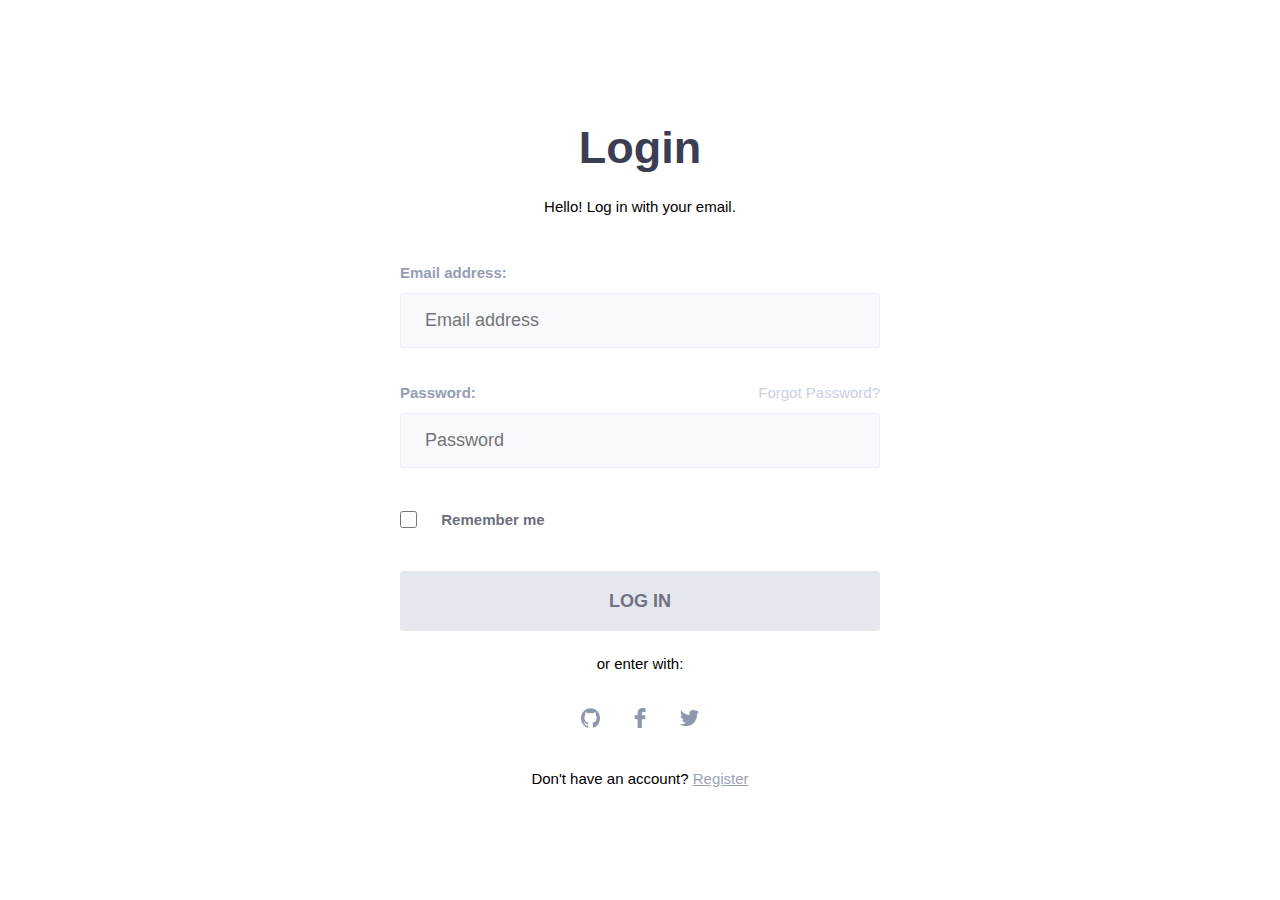
<file: Atividade 1/pages/Login/index.html>
<!DOCTYPE html>
<html>

  <head>
    <meta charset="UTF-8">
    <meta name="viewport" content="width=device-width, initial-scale=1.0">
    <title>Login</title>
    <link rel="stylesheet" type="text/css" href="style.css">
    <link rel="stylesheet" type="text/css" href="../../global.css">
  </head>

  <body>
    <div class="login">
      <div class="login-content">        
        <form onsubmit={event.preventDefault()}>
          
          <div class="form-header">
            <h1>Login</h1>
            <p>Hello! Log in with your email.</p>
          </div>

          <label class="form-label">Email address:</label>
          <input 
            type="email"
            placeholder="Email address"            
            onchange=""            
            required
          />

          <div class="form-label-password">
            <label>Password:</label>
            <a href="">Forgot Password?</a>
          </div>
          <input 
            type="password"
            placeholder="Password"            
            onchange=""
            required
          />

          <div class="checkbox">
            <input 
              type="checkbox"
              value="false"
              onchange=""
            />
            <label class="form-label">Remember me</label>
          </div>

          <button class="button" type="submit">LOG IN</button>

          <p>or enter with:</p>
          <div class="login-with">
            <a href="http://www.github.com">
              <img src="../../assets/github.png" alt="GitHub" />
            </a>
            <a href="http://www.facebook.com">
              <img src="../../assets/facebook.png" alt="GitHub" />
            </a>
            <a href="http://www.twitter.com">
              <img src="../../assets/twitter.png" alt="GitHub" />
            </a>            
          </div>

        </form>
        <div class="register">
          <p>
            Don't have an account? 
            <a href="">Register</a>
          </p>          
        </div>
      </div>
    </div>
  </body>

</html>
</file>
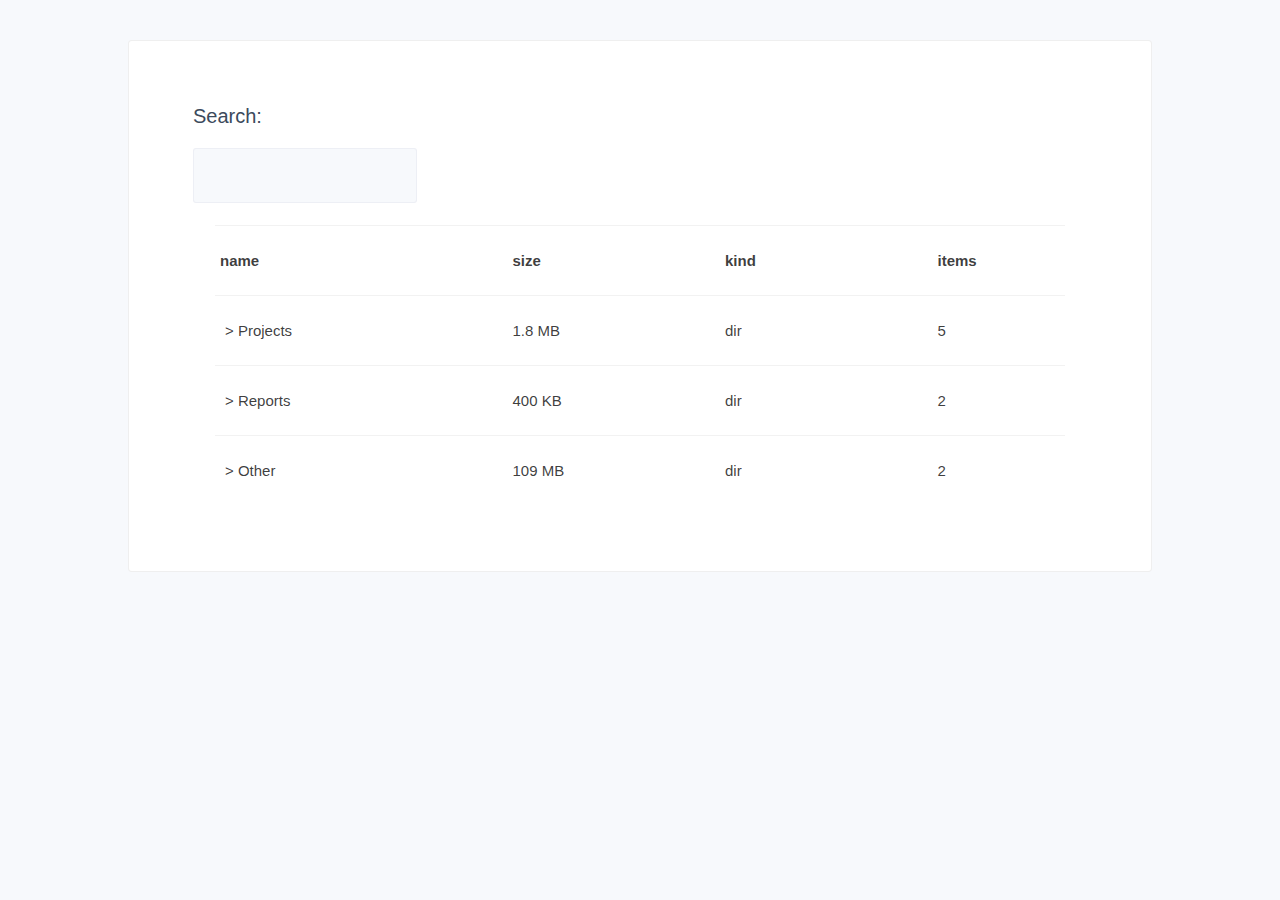
<file: Atividade 1/pages/Tabela/index.html>
<!DOCTYPE html>
<html>

  <head>
    <meta charset="UTF-8">
    <meta name="viewport" content="width=device-width, initial-scale=1.0">
    <title>Table</title>
    <link rel="stylesheet" type="text/css" href="style.css">
    <link rel="stylesheet" type="text/css" href="../../global.css">
  </head>

  <body>
    <div class="search">
      <div class="search-content">        
        <div class="search-text">
          <p>Search:</p>
          <input 
            type="text"
            placeholder=""            
            onchange=""          
          />
        </div>
        <table style="width:100%">
          <tr>
            <th>name</th>
            <th>size</th>
            <th>kind</th>
            <th>items</th>
          </tr>
          <tr>
            <td>> Projects</td>
            <td>1.8 MB</td>
            <td>dir</td>
            <td>5</td>
          </tr>
          <tr>
            <td>> Reports</td>
            <td>400 KB</td>
            <td>dir</td>
            <td>2</td>
          </tr>
          <tr>
            <td>> Other</td>
            <td>109 MB</td>
            <td>dir</td>
            <td>2</td>
          </tr>
        </table>
      </div>
    </div>
  </body>

</html>
</file>
<file: Atividade 1/pages/Login/style.css>
.login {
  margin: 0;
  width: 100%;
  height: 100vh;  
}

.login .login-content {
  width: 50%;
  min-height: 700px;
  height: 100vh;
  margin: 0 auto;
  
  display: flex;  
  flex-direction: column;
  justify-content: center;
  align-items: center;
}

@media only screen and (max-width: 600px) {
  .login .login-content {
    width: 100%;
    height: 750px;
  }
}

@media only screen and (max-width: 768px) {
  .login .login-content {
    width: 100%;
    height: 100vh;
  }
}

@media only screen and (max-width: 1024px) {
  .login .login-content {
    width: 100%;
    height: 100vh;
  }
}

.login .login-content form {
  width: 75%;  

  display: flex;  
  flex-direction: column;
  justify-content: center;
  align-items: center;
}

.login .login-content form * {
  margin: 12px 0;
}

.login .login-content form .form-header {
  margin-bottom: 25px;
  
  display: flex;
  flex-direction: column;
  justify-content: center;
  align-items: center;  
}

.login .login-content form .form-header h1 {
  font-size: 45px;
  color: #3b3d52;
}

.login .login-content form label,
.login .login-content form .form-label-password,
.login .login-content form .form-label-password * {
  margin-bottom: 0px;
}

.login .login-content form .form-label {
  width: 100%;  
  text-align: initial;
}

.login .login-content form .form-label-password {
  width: 100%;  
  text-align: initial;
  
  display: flex;
  justify-content: space-between;
}

.login .login-content form .form-label-password a {
  color: #c7d0e1;
  font-weight: 500;  
  text-decoration: none;
  transition: filter 0.2s; 
}

.login .login-content form .form-label-password a:hover {
  filter: brightness(0.7);
}

.login .login-content form .checkbox {
  width: 100%;
  margin: 0;
  
  display: flex;
  flex-direction: row;
  justify-content: start;
  align-items: center;
}

.login .login-content form .checkbox input {
  width: 20px;
}

.login .login-content form .checkbox label {
  margin: 0 24px;
  color: #3b3d52c5;
  font-weight: 600;
}

.login .login-content form .login-with {
  display: flex;  
  flex-direction: row;
  justify-content: center;
  align-items: center;
}

.login .login-content form .login-with a {
  width: 4%;
  margin: 0;
}

@media only screen and (max-width: 600px) {
  .login .login-content form .login-with a {
    width: 10%;
    margin: 0;
  }
}

@media only screen and (max-width: 1024px) {
  .login .login-content form .login-with a {
    width: 10%;
    margin: 0;
  }
}

.login .login-content form .login-with a img {
  width: 100%;  
  filter: invert(69%) 
          sepia(3%) 
          saturate(1987%) 
          hue-rotate(183deg) 
          brightness(87%) 
          contrast(90%);
  transition: filter 0.2s;
}

.login .login-content form .login-with a img:hover {
  filter: brightness(1);
}

.login .login-content form .login-with a:nth-child(2) {
  margin: 0 30px;
}

.login .login-content .register {
  margin: 15px 0;
  display: flex;
  flex-direction: row;
}

.login .login-content .register a {
  color: #9aa2b9;
  transition: filter 0.2s;
}

.login .login-content .register a:hover {
  filter: brightness(0.7);
}
</file>
<file: Atividade 1/global.css>
* {
  margin: 0;
  padding: 0;
  box-sizing: border-box;
}

body {  
  font: 400 15px Arial, sans-serif;
  -webkit-font-smoothing: antialiased;
}

input, button {
  font: 400 18px Arial, sans-serif;  
}

label {  
  color: #959db4;
  font-weight: bold;
  font-size: 15px;
}

button {
  cursor: pointer;  
}

form input, input {
  width: 100%;
  resize: none;
  min-height: 55px;  
  background-color: #f7f9fc;
  border: 1px solid #e4e7ed85;
  border-radius: 3px;
  padding: 0 24px;
}

form input:required::after {
  border-color: #c2272785;
}

form input ::placeholder {
  color: #ffffff; 
}

form button {
  width: 100%;
  min-height: 60px;
  padding: 0 24px;
  background-color: #e4e7ed;
  border: 1px solid #e4e7ed;
  border-radius: 3px;  
  font-weight: bold;
  color: #707283;
  transition: filter 0.2s;
}

form button:hover {
  filter: brightness(90%);
}
</file>
<file: Atividade 1/pages/Tabela/style.css>
.search {
  margin: 0;
  width: 100%;
  height: 100vh;  
  padding: 40px 0;
  background-color: #f7f9fc;
}

.search .search-content {
  width: 80%;
  min-height: 50vh;  
  margin: 0 auto;
  padding: 5%;
  background-color: white;
  border: 1px solid rgba(0, 0, 0, 0.062);
  border-radius: 4px;
  
  display: flex;  
  flex-direction: column;
  justify-content: initial;
  align-items: center;
}

@media only screen and (max-width: 600px) {
  .search .search-content {
    width: 95%;
  }
}

.search .search-content .search-text {
  width: 100%;
  color: rgb(60, 74, 92);  
  font-size: 20px;
  
  display: flex;
  flex-direction: column;
  justify-content: initial;
  align-items: initial;
}

.search .search-content .search-text input {
  width: 25%;  
  min-width: 200px;
  margin: 20px 0;
}

.search .search-content table {
  padding: 0 20px;
}

.search .search-content table tr {
  height: 70px;
  border-top: 1px solid rgba(54, 54, 54, 0.062);
  font-size: 100%;
  color: rgba(0, 0, 0, 0.767);

  display: flex;
  flex-direction: row;
  align-items: center;  
}

.search .search-content table th {    
  text-align: initial; 
}

.search .search-content table th:nth-child(1) {
  width: 35%;   
  min-width: 100px;
  padding-left: 5px;   
}

.search .search-content table th:nth-child(2) {
  width: 25%;    
  min-width: 40px; 
}

.search .search-content table th:nth-child(3) {
  width: 25%;  
  min-width: 30px;  
}

.search .search-content table td {
  text-align: initial; 
}

.search .search-content table td:nth-child(1) {
  width: 35%;    
  min-width: 100px;
  padding-left: 10px;
}

.search .search-content table td:nth-child(2) {
  width: 25%;  
  min-width: 40px;  
}

.search .search-content table td:nth-child(3) {
  width: 25%;
  min-width: 30px;      
}
</file>
